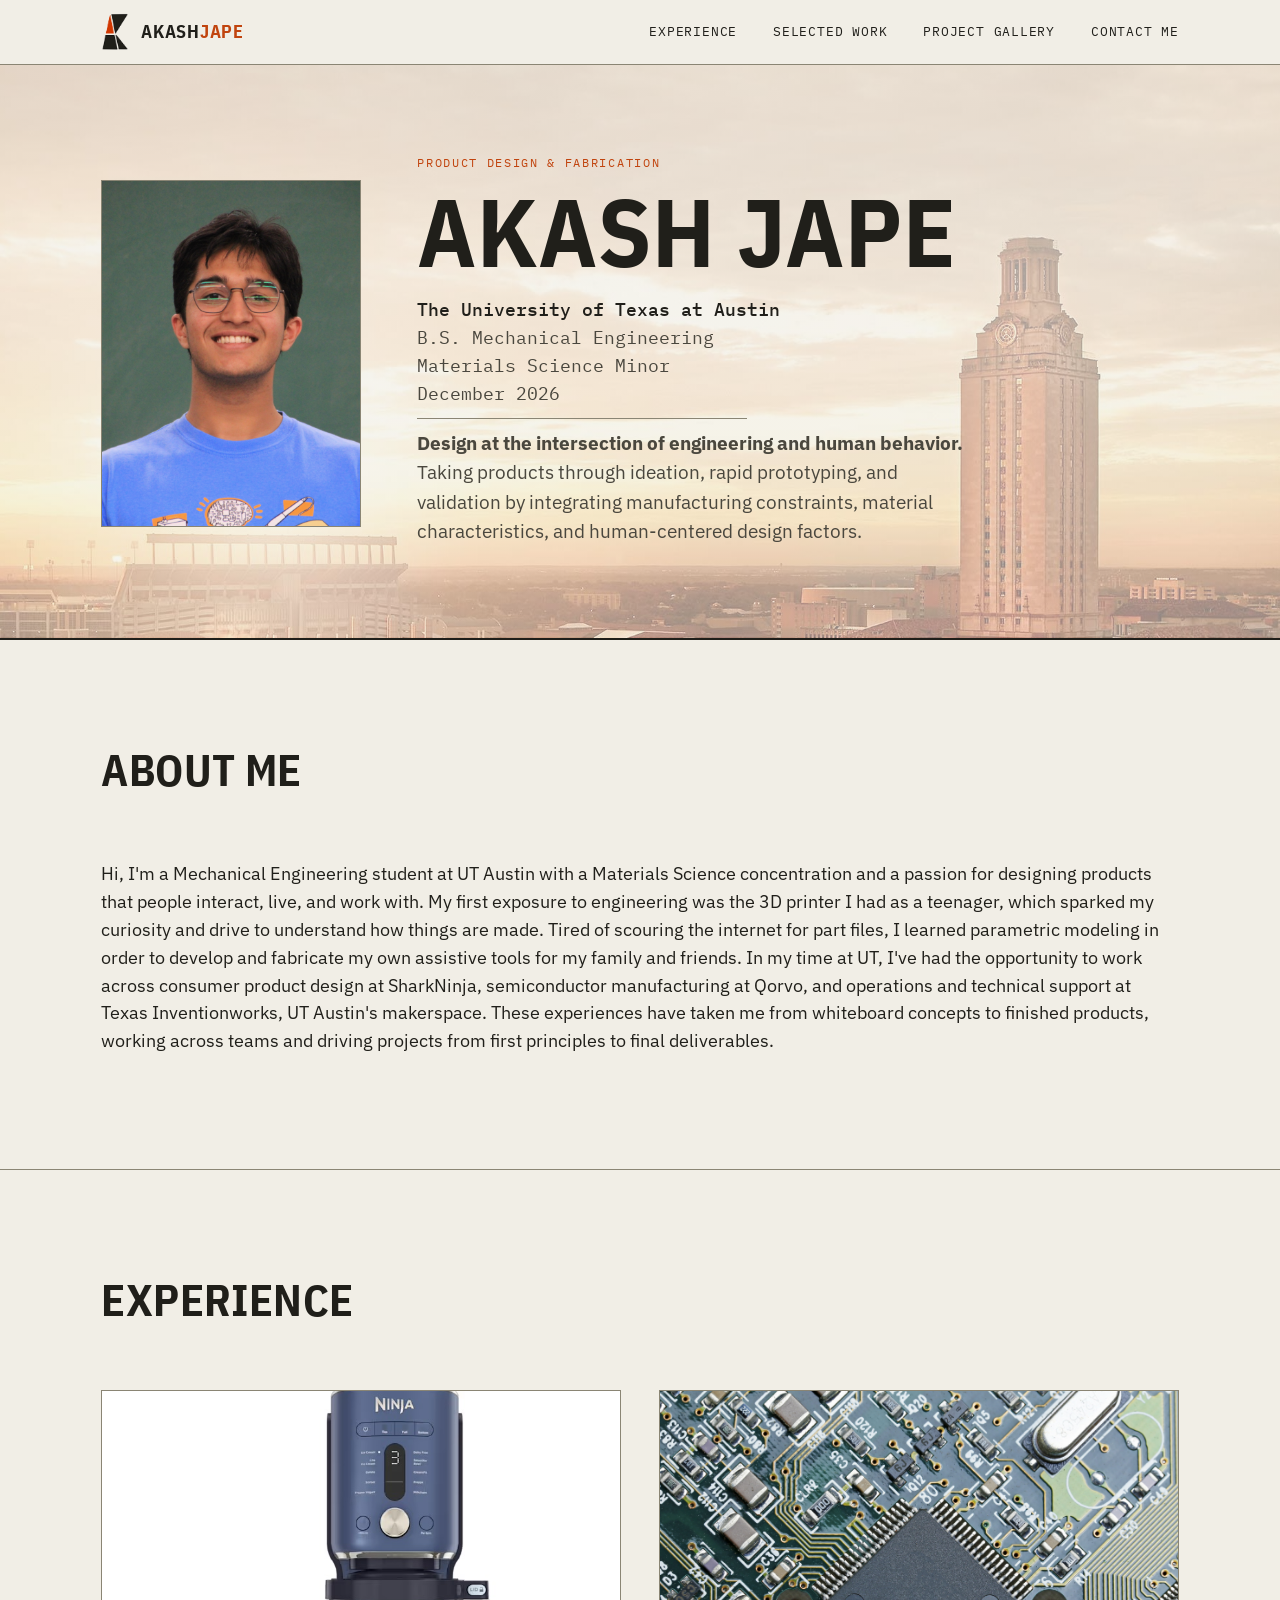
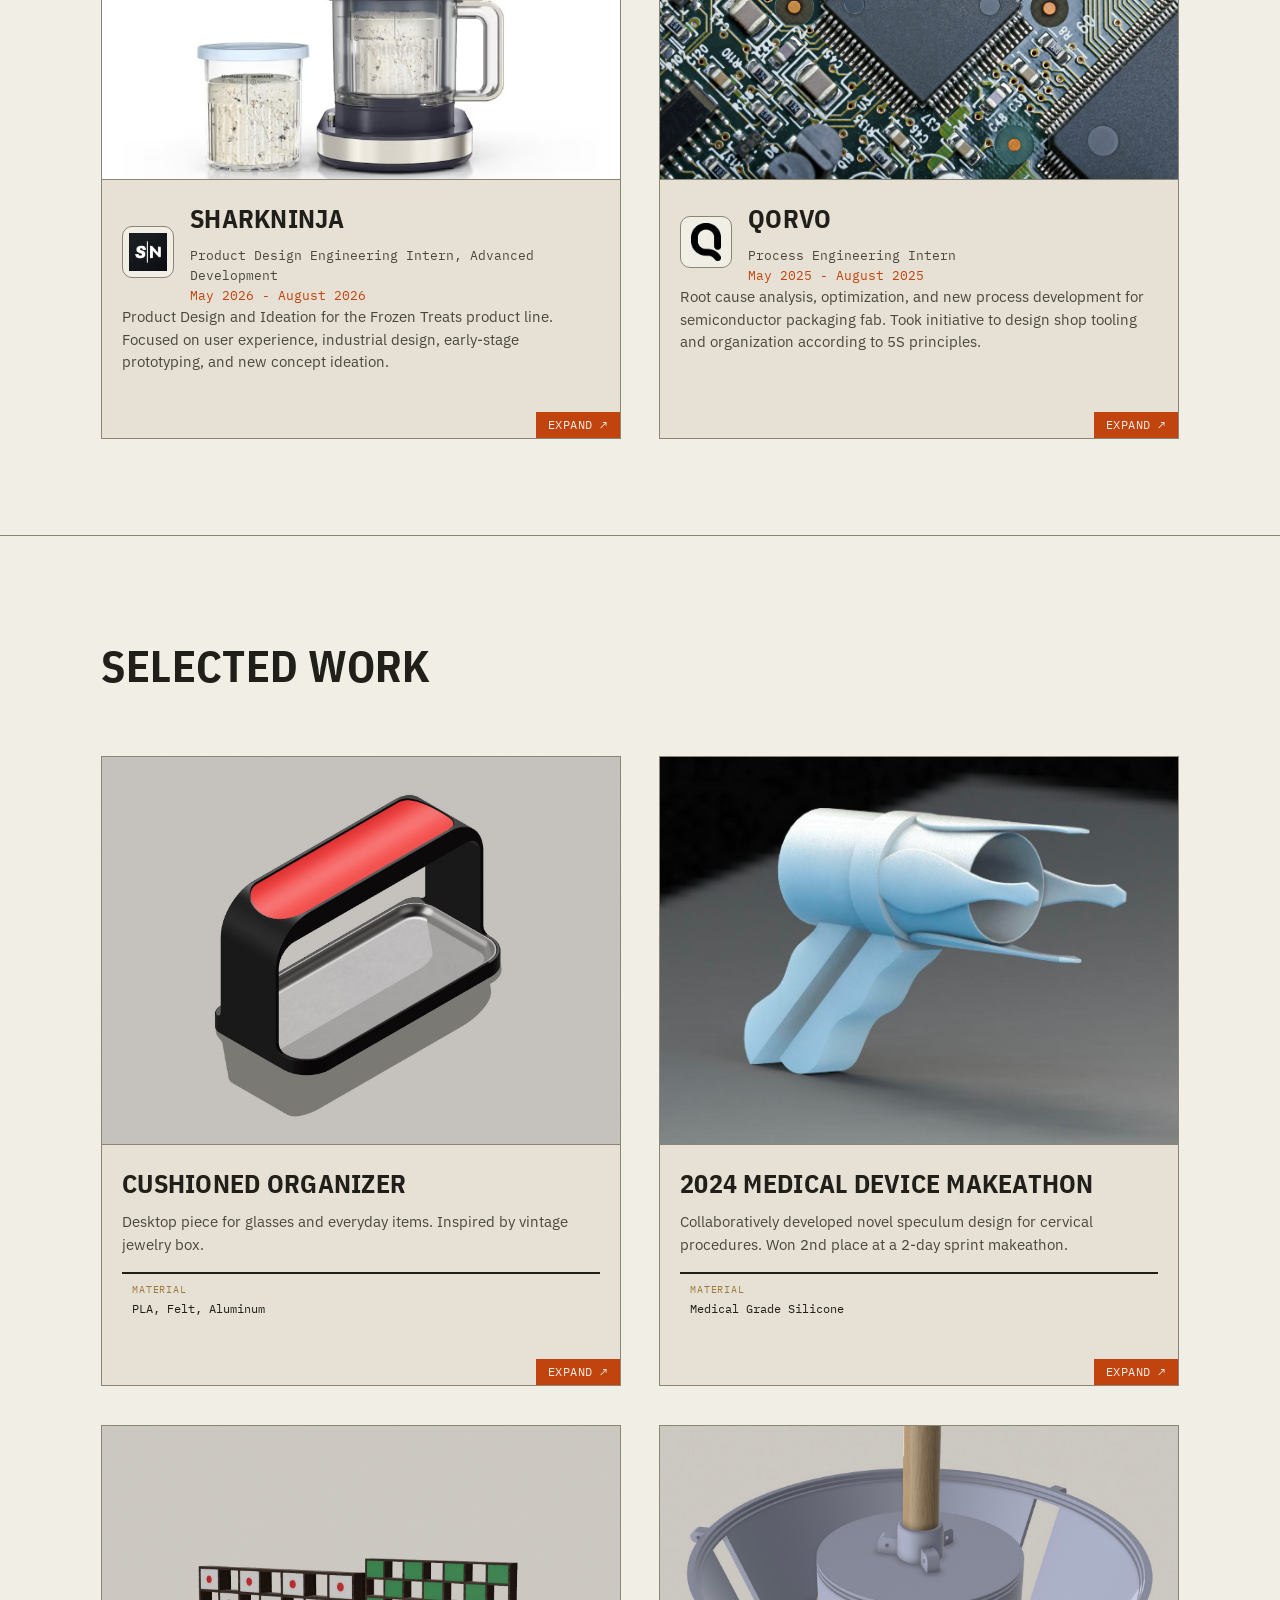
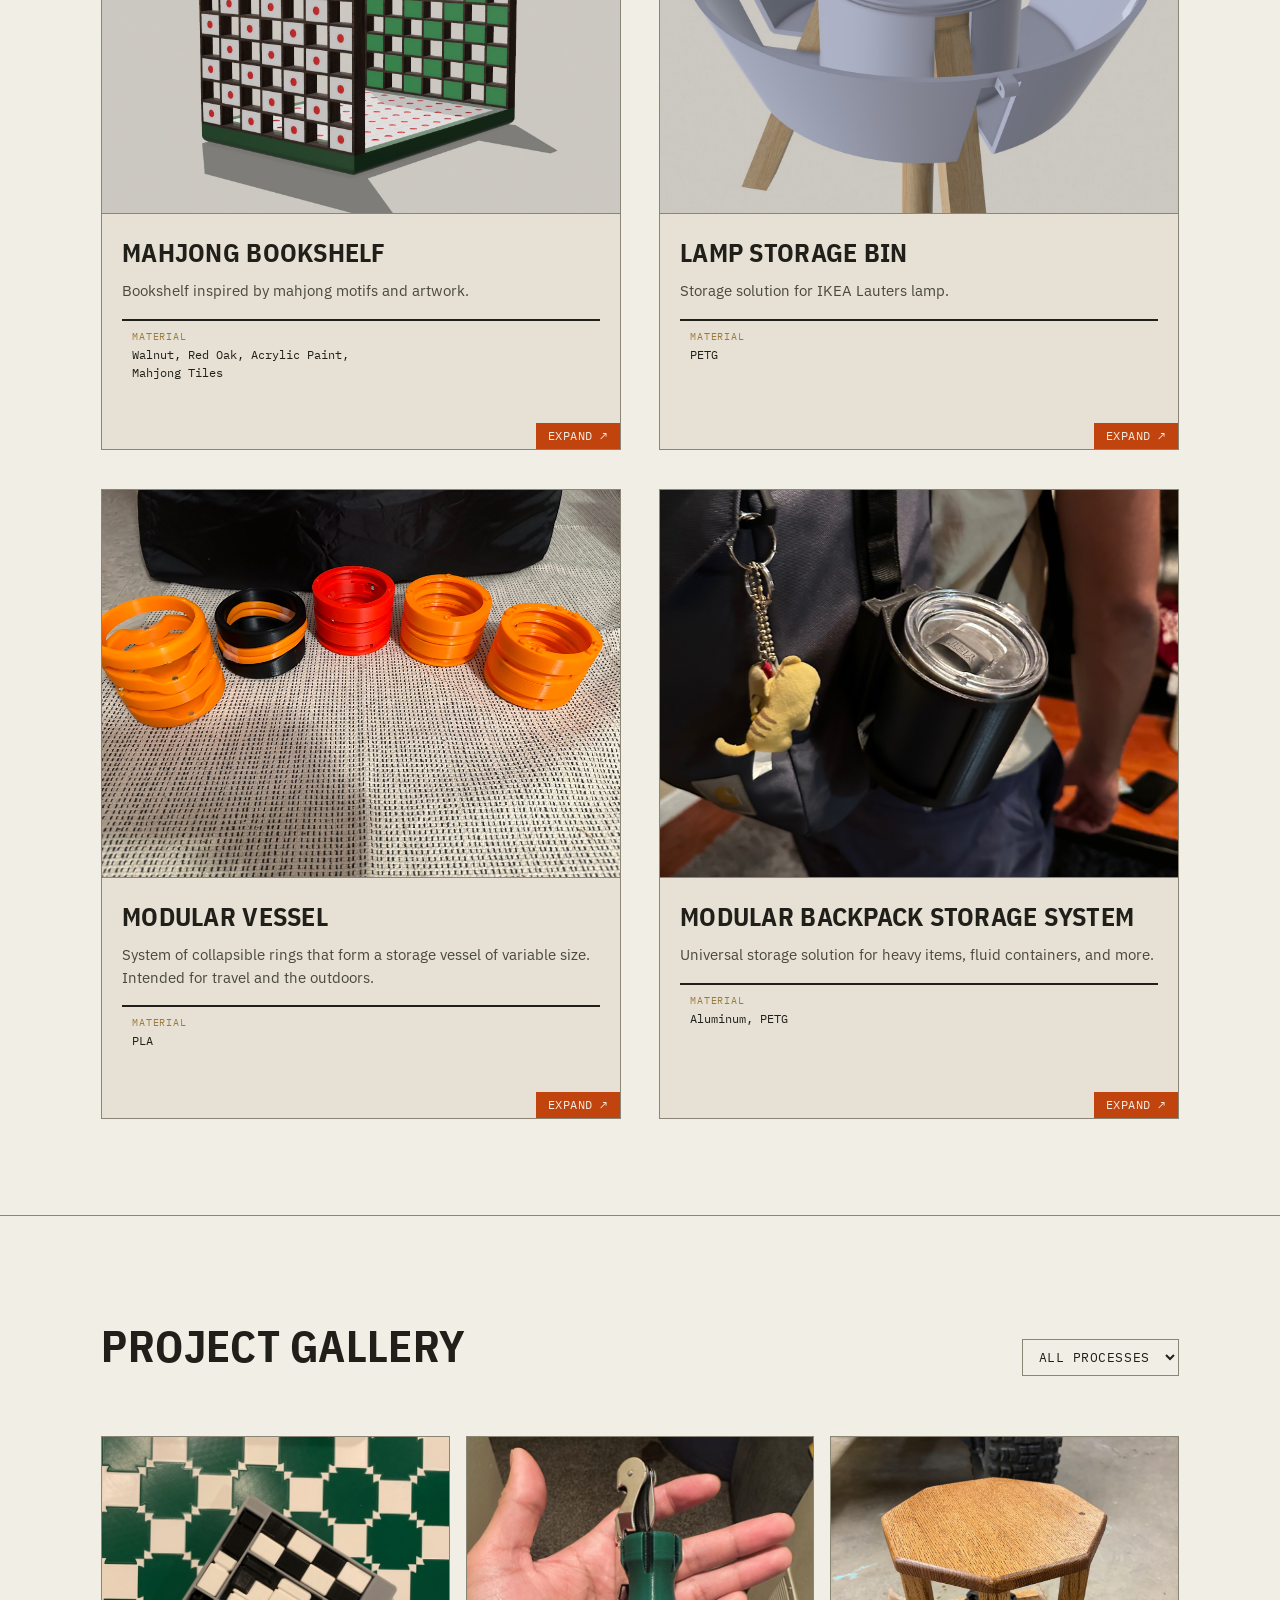
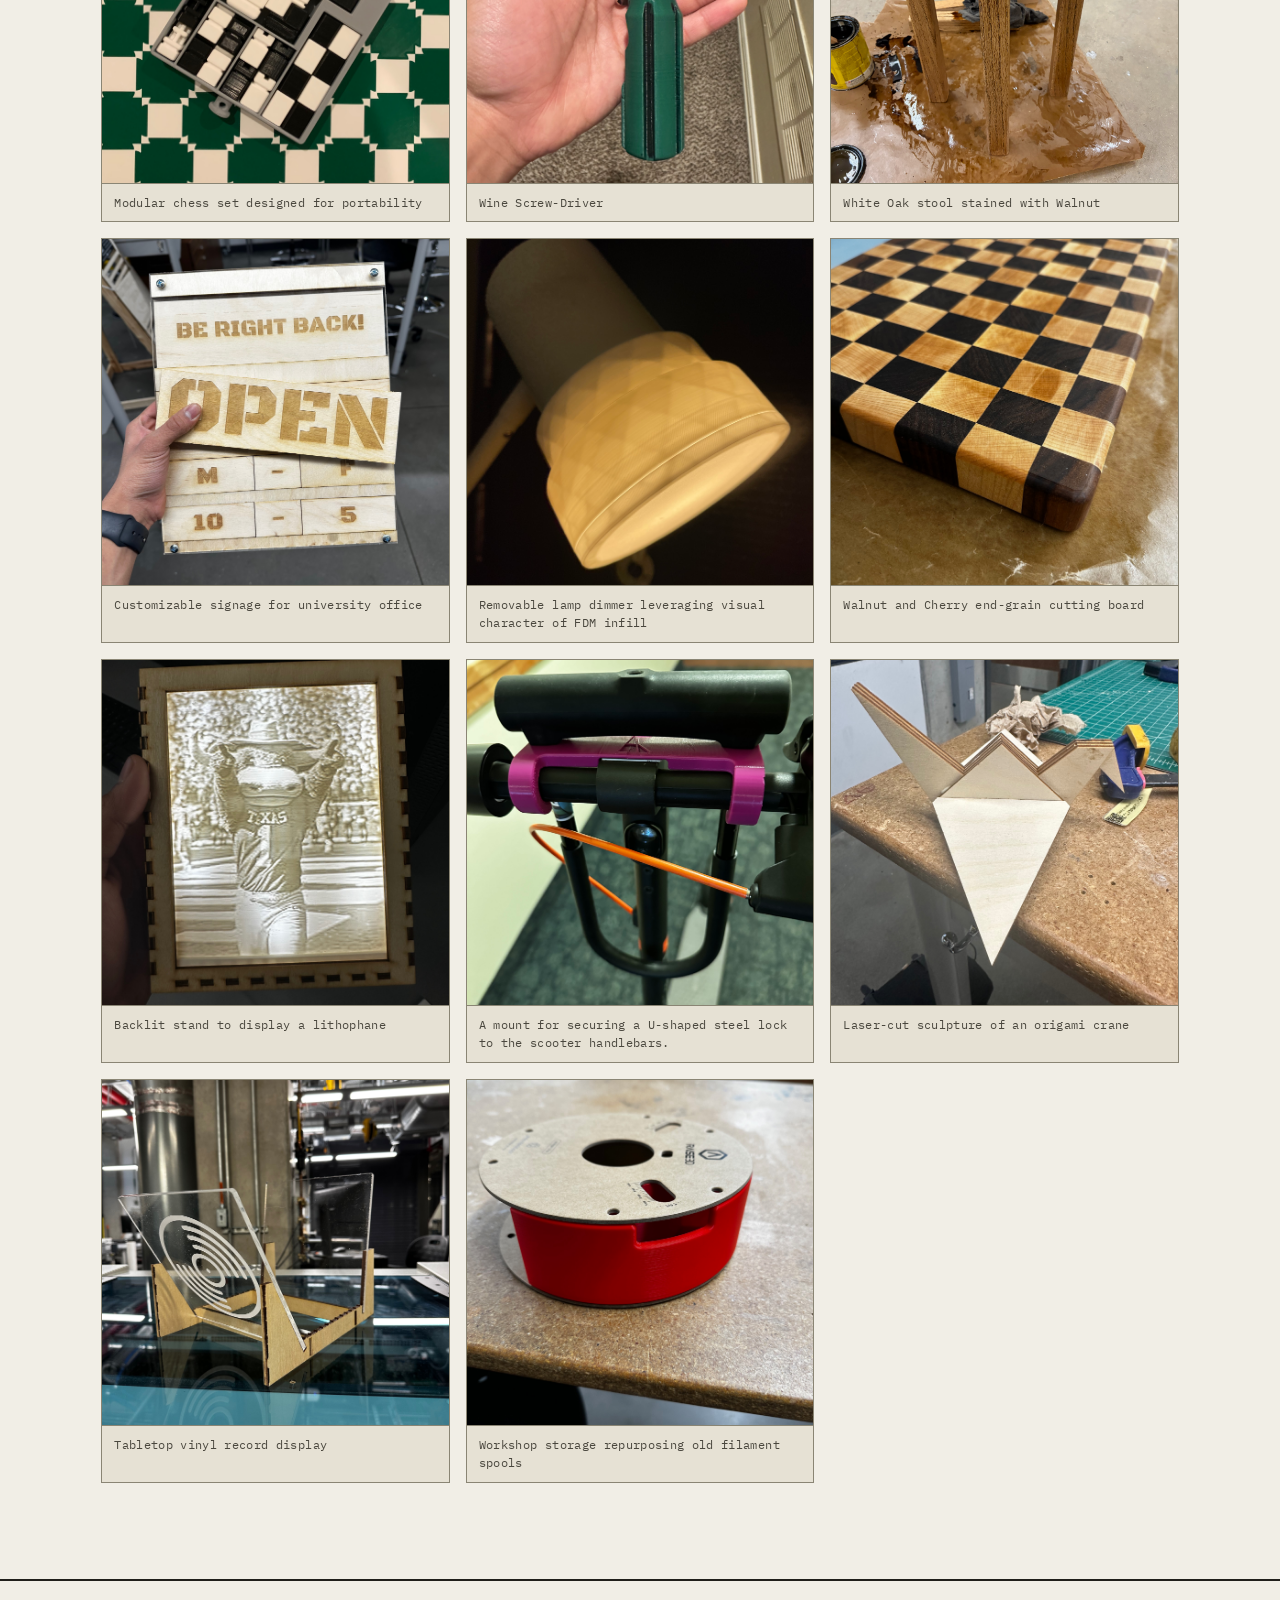
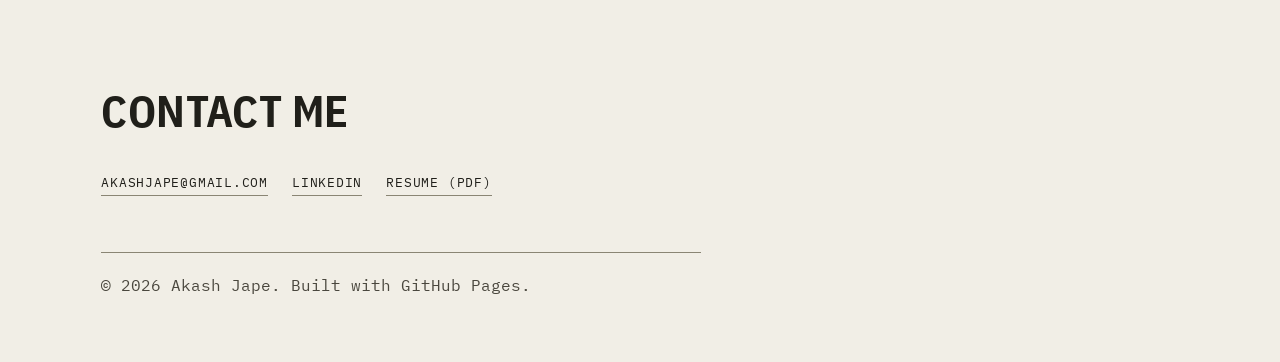
<file: index.html>
<!DOCTYPE html>
<html lang="en">
<head>
<meta charset="UTF-8">
<meta name="viewport" content="width=device-width, initial-scale=1.0">
<title>Akash Jape Design Portfolio</title>
<meta name="description" content="Product design and fabrication portfolio.">
<link rel="preconnect" href="https://fonts.googleapis.com">
<link rel="preconnect" href="https://fonts.gstatic.com" crossorigin>
<link href="https://fonts.googleapis.com/css2?family=IBM+Plex+Sans+Condensed:wght@600;700&family=IBM+Plex+Sans:wght@400;500;600&family=IBM+Plex+Mono:wght@400;500&display=swap" rel="stylesheet">
<link rel="stylesheet" href="css/style.css">
</head>
<body>

<nav class="site-nav">
  <div class="wrap">
    <a class="brand-group" href="index.html">
      <img class="brand-logo" src="assets/personallogo.png" alt="">
      <span class="brand">Akash<span>Jape</span></span>
    </a>
    <ul>
      <li><a href="#experience">Experience</a></li>
      <li><a href="#work">Selected Work</a></li>
      <li><a href="#misc">Project Gallery</a></li>
      <li><a href="#contact">Contact Me</a></li>
    </ul>
  </div>
</nav>

<header class="hero">
  <div class="wrap hero-inner">
    <div class="hero-photo">
      <img src="assets/headshot.jpeg" alt="Akash Jape">
    </div>
    <div class="hero-content">
      <p class="eyebrow">Product Design &amp; Fabrication</p>
      <h1>Akash Jape</h1>
      <div class="role-line">
        <span><b>The University of Texas at Austin</b><br>B.S. Mechanical Engineering<br>Materials Science Minor<br>December 2026</span>
      </div>
      <hr class="hero-divider">
      <p class="intro">
        <b>Design at the intersection of engineering and human behavior.<br></b>
        Taking products through ideation, rapid prototyping, and validation
        by integrating manufacturing constraints, material characteristics,
        and human-centered design factors.
      </p>
    </div>
  </div>
</header>

<main>

  <section id="about-me" class="section">
    <div class="wrap">
      <div class="section-head">
        <h2>About Me</h2>
      </div>
      <p class="about-blurb">
        Hi, I'm a Mechanical Engineering student at UT Austin with a Materials Science concentration and a passion for designing products that people interact, live, and work with. My first exposure to engineering was the 3D printer I had as a teenager, which sparked my curiosity and drive to understand how things are made. Tired of scouring the internet for part files, I learned parametric modeling in order to develop and fabricate my own assistive tools for my family and friends. In my time at UT, I've had the opportunity to work across consumer product design at SharkNinja, semiconductor manufacturing at Qorvo, and operations and technical support at Texas Inventionworks, UT Austin's makerspace. These experiences have taken me from whiteboard concepts to finished products, working across teams and driving projects from first principles to final deliverables.
      </p>
    </div>
  </section>

  <section id="experience" class="section">
    <div class="wrap">
      <div class="section-head">
        <h2>Experience</h2>
      </div>
      <div id="experience-list" class="work-grid"></div>
    </div>
  </section>

  <section id="work" class="section">
    <div class="wrap">
      <div class="section-head">
        <h2>Selected Work</h2>
      </div>
      <div id="work-grid" class="work-grid"></div>
    </div>
  </section>

  <section id="misc" class="section">
    <div class="wrap">
      <div class="section-head">
        <h2>Project Gallery</h2>
        <select id="misc-filter" class="misc-filter"></select>
      </div>
      <div id="misc-grid" class="misc-grid"></div>
    </div>
  </section>

</main>

<footer id="contact" class="site-footer">
  <div class="wrap">
    <h2>Contact Me</h2>
    <div class="contact-links">
      <a href="mailto:akashjape@gmail.com">akashjape@gmail.com</a>
      <a href="https://www.linkedin.com/in/akashjape" target="_blank" rel="noopener">LinkedIn</a>
      <a href="assets/Akash Jape Resume August 2026.pdf" download="Akash-Jape-Resume.pdf">Resume (PDF)</a>
    </div>
    <p class="copyright">&copy; <span id="year"></span> Akash Jape. Built with GitHub Pages.</p>
  </div>
</footer>

<script src="js/helpers.js"></script>
<script src="js/data/projects.js"></script>
<script src="js/data/experience.js"></script>
<script src="js/data/misc.js"></script>
<script src="js/render-home.js"></script>
</body>
</html>
</file>
<file: css/style.css>
/* =========================================================
   DESIGN TOKENS
   ========================================================= */
:root {
  --color-paper:   #F1EEE6;
  --color-panel:   #E6E1D4;
  --color-ink:     #201F1A;
  --color-ink-soft:#4A473E;
  --color-rule:    #8A8574;
  --color-oxide:   #C1440E;
  --color-brass:   #9C7A3C;
  --color-paper-rgb: 241, 238, 230;

  --font-display: 'IBM Plex Sans Condensed', sans-serif;
  --font-body: 'IBM Plex Sans', sans-serif;
  --font-mono: 'IBM Plex Mono', monospace;

  --max-width: 1180px;
  --gutter: clamp(20px, 4vw, 56px);

  --rule-thin: 1px solid var(--color-rule);
  --rule-thick: 2px solid var(--color-ink);
}

@media (prefers-reduced-motion: reduce) {
  *, *::before, *::after {
    animation-duration: 0.01ms !important;
    animation-iteration-count: 1 !important;
    transition-duration: 0.01ms !important;
    scroll-behavior: auto !important;
  }
}

* { box-sizing: border-box; }

html { scroll-behavior: smooth; }

body {
  margin: 0;
  background: var(--color-paper);
  color: var(--color-ink);
  font-family: var(--font-body);
  font-size: 16px;
  line-height: 1.55;
  -webkit-font-smoothing: antialiased;
}

img { max-width: 100%; display: block; }

a {
  color: inherit;
  text-decoration: none;
}

:focus-visible {
  outline: 2px solid var(--color-oxide);
  outline-offset: 3px;
}

.wrap {
  max-width: var(--max-width);
  margin: 0 auto;
  padding: 0 var(--gutter);
}

.eyebrow {
  font-family: var(--font-mono);
  font-size: 12px;
  letter-spacing: 0.14em;
  text-transform: uppercase;
  color: var(--color-oxide);
}

h1, h2, h3 {
  font-family: var(--font-display);
  font-weight: 700;
  text-transform: uppercase;
  letter-spacing: 0.01em;
  margin: 0;
}

/* =========================================================
   NAV
   ========================================================= */
.site-nav {
  position: sticky;
  top: 0;
  z-index: 50;
  background: rgba(var(--color-paper-rgb), 0.92);
  backdrop-filter: blur(6px);
  border-bottom: var(--rule-thin);
}

.site-nav .wrap {
  display: flex;
  align-items: center;
  justify-content: space-between;
  height: 64px;
}

.site-nav .brand-group {
  display: flex;
  align-items: center;
  gap: 10px;
}

.site-nav .brand-logo {
  height: 40px;
  width: auto;
  display: block;
}

.site-nav .brand {
  font-family: var(--font-display);
  font-weight: 700;
  font-size: 18px;
  letter-spacing: 0.04em;
  text-transform: uppercase;
}

.site-nav .brand span {
  color: var(--color-oxide);
}

.site-nav ul {
  list-style: none;
  display: flex;
  gap: clamp(12px, 3vw, 36px);
  margin: 0;
  padding: 0;
  font-family: var(--font-mono);
  font-size: 13px;
  letter-spacing: 0.06em;
  text-transform: uppercase;
}

.site-nav a:hover { color: var(--color-oxide); }

@media (max-width: 480px) {
  .site-nav .wrap { height: auto; padding-top: 14px; padding-bottom: 14px; flex-wrap: wrap; row-gap: 10px; }
  .site-nav ul { gap: 12px; font-size: 11px; width: 100%; justify-content: space-between; }
}

/* =========================================================
   HERO
   ========================================================= */
.hero {
  padding: clamp(32px, 6vw, 80px) 0 clamp(40px, 6vw, 72px);
  border-bottom: var(--rule-thick);
  position: relative;
  background-image:
    linear-gradient(rgba(241, 238, 230, 0.75), rgba(241, 238, 230, 0.55)),
    url("../assets/hero_bg.jpg");
  background-size: cover;
  background-position: center 65%;
}

.hero h1 {
  font-size: clamp(42px, 8vw, 96px);
  line-height: 0.98;
  max-width: 14ch;
}

.hero .role-line {
  margin-top: 18px;
  font-family: var(--font-mono);
  font-size: clamp(14px, 1.6vw, 18px);
  color: var(--color-ink-soft);
  display: flex;
  flex-wrap: wrap;
  gap: 8px 18px;
}

.hero .role-line b {
  color: var(--color-ink);
  font-weight: 500;
}

.hero p.intro {
  margin-top: 10px;
  max-width: 58ch;
  font-size: clamp(16px, 1.6vw, 19px);
  color: var(--color-ink-soft);
}

.hero-divider {
  margin: 10px auto 0 0;
  width: 60%;
  border: none;
  border-top: var(--rule-thin);
}

.hero-inner {
  display: flex;
  align-items: center;
  gap: clamp(24px, 5vw, 56px);
}

.hero-photo {
  flex: 0 0 clamp(180px, 22vw, 260px);
  aspect-ratio: 3 / 4;
  overflow: hidden;
  border: var(--rule-thin);
}

.hero-photo img {
  width: 100%;
  height: 100%;
  object-fit: cover;
}

.hero-content {
  flex: 0 1 550px;
  min-width: 0;
}

@media (max-width: 720px) {
  .hero-inner {
    flex-direction: column;
    align-items: flex-start;
  }
  .hero-photo {
    flex-basis: auto;
    width: 160px;
  }
}

.ruler {
  margin-top: 40px;
  height: 22px;
  background-image: repeating-linear-gradient(
    to right,
    var(--color-rule) 0, var(--color-rule) 1px,
    transparent 1px, transparent 40px
  );
  background-position: bottom left;
  background-size: 100% 10px;
  background-repeat: repeat-x;
  position: relative;
  opacity: 0.7;
}
.ruler::before {
  content: "";
  position: absolute;
  bottom: 0; left: 0; right: 0;
  border-bottom: var(--rule-thin);
}

/* =========================================================
   SECTION HEADS
   ========================================================= */
.section {
  padding: clamp(56px, 8vw, 96px) 0;
}
.section + .section {
  border-top: var(--rule-thin);
}

.section-head {
  display: flex;
  align-items: baseline;
  justify-content: space-between;
  gap: 24px;
  margin-bottom: clamp(32px, 5vw, 56px);
  flex-wrap: wrap;
}

.section-head h2 {
  font-size: clamp(28px, 4vw, 44px);
}

.section-head .count {
  font-family: var(--font-mono);
  font-size: 13px;
  color: var(--color-ink-soft);
}

.about-blurb {
  max-width: 100%;
  font-size: 18px;
  color: var(--color-ink);
}

/* =========================================================
   WORK GRID / PROJECT CARDS
   ========================================================= */
.work-grid {
  display: grid;
  grid-template-columns: repeat(2, 1fr);
  gap: clamp(24px, 3vw, 40px);
}

@media (max-width: 720px) {
  .work-grid { grid-template-columns: 1fr; }
}

.project-card {
  display: block;
  position: relative;
  border: var(--rule-thin);
  background: var(--color-panel);
  transition: transform 0.18s ease, box-shadow 0.18s ease;
}

.project-card:hover,
.project-card:focus-visible {
  transform: translateY(-3px);
  box-shadow: 6px 6px 0 var(--color-ink);
}

/* corner flag signaling the card is clickable */
.project-card::after {
  content: "Expand ↗";
  position: absolute;
  right: 0;
  bottom: 0;
  padding: 7px 12px;
  display: flex;
  align-items: center;
  justify-content: center;
  gap: 4px;
  background: var(--color-oxide);
  color: var(--color-paper);
  font-family: var(--font-mono);
  font-size: 12px;
  letter-spacing: 0.04em;
  text-transform: uppercase;
  line-height: 1;
  white-space: nowrap;
}

.project-card .thumb {
  aspect-ratio: 4 / 3;
  overflow: hidden;
  border-bottom: var(--rule-thin);
}

.project-card .thumb img,
.project-card .thumb video {
  width: 100%;
  height: 100%;
  object-fit: cover;
}

.project-card .card-body {
  padding: 18px 20px 48px;
}

.project-card h3 {
  font-size: clamp(20px, 2.4vw, 26px);
  margin-bottom: 8px;
}

.project-card .summary {
  font-size: 14.5px;
  color: var(--color-ink-soft);
  margin: 0 0 16px;
}

/* title block: engineering-drawing stamp, reused for cards & case study header */
.title-block {
  display: grid;
  grid-template-columns: repeat(2, 1fr);
  border-top: var(--rule-thick);
  font-family: var(--font-mono);
  font-size: 11.5px;
}

.title-block dt {
  color: var(--color-brass);
  text-transform: uppercase;
  letter-spacing: 0.08em;
  font-size: 10px;
  margin: 0;
}

.title-block dd {
  margin: 2px 0 0;
  color: var(--color-ink);
}

.title-block .field {
  padding: 8px 10px;
}
.title-block .field:nth-child(2n) { border-right: none; }
.title-block .field:nth-child(-n+2) { border-top: none; }

/* =========================================================
   PLACEHOLDER IMAGE
   ========================================================= */
.img-placeholder {
  width: 100%;
  height: 100%;
  min-height: 140px;
  display: flex;
  align-items: center;
  justify-content: center;
  text-align: center;
  background: repeating-linear-gradient(
    45deg,
    rgba(32,31,26,0.06) 0, rgba(32,31,26,0.06) 10px,
    transparent 10px, transparent 20px
  );
  border: 1px dashed var(--color-rule);
  font-family: var(--font-mono);
  font-size: 11px;
  letter-spacing: 0.06em;
  text-transform: uppercase;
  color: var(--color-ink-soft);
  padding: 12px;
}

/* =========================================================
   EXPERIENCE
   ========================================================= */
.experience-entry {
  border: var(--rule-thin);
  background: var(--color-panel);
  margin-bottom: clamp(24px, 3vw, 36px);
}

.experience-entry .exp-head {
  padding: 22px 24px;
  display: flex;
  justify-content: space-between;
  align-items: center;
  gap: 16px;
  flex-wrap: wrap;
  border-bottom: var(--rule-thin);
}

.exp-head-left {
  display: flex;
  align-items: center;
  gap: 16px;
}

.exp-logo {
  width: 52px;
  height: 52px;
  flex-shrink: 0;
  border-radius: 10px;
  border: var(--rule-thin);
  overflow: hidden;
  background: var(--color-paper);
}
.exp-logo img,
.exp-logo video { width: 100%; height: 100%; object-fit: contain; padding: 6px; }
.exp-logo .img-placeholder {
  min-height: 0;
  height: 100%;
  border: none;
  font-size: 7px;
  padding: 2px;
}

.experience-entry h3 {
  font-size: clamp(22px, 3vw, 30px);
}

.exp-role {
  font-family: var(--font-mono);
  font-size: 13px;
  color: var(--color-ink-soft);
}

.exp-dates {
  font-family: var(--font-mono);
  font-size: 13px;
  color: var(--color-oxide);
  white-space: nowrap;
}

.experience-entry .exp-summary {
  padding: 20px 24px 0;
  max-width: 100%;
  color: var(--color-ink);
  font-size: 18px;
}

.experience-entry .exp-summary-row {
  display: flex;
  align-items: flex-start;
  gap: 24px;
  padding: 20px 24px 0;
}
.exp-text-col {
  display: flex;
  flex-direction: column;
  gap: 16px;
  flex: 1 1 auto;
  min-width: 0;
}
.exp-text-col .exp-summary {
  padding: 0;
}
.exp-hero-image {
  flex: 0 0 240px;
  width: 240px;
}
.exp-hero-image img,
.exp-hero-image video {
  width: 100%;
  height: auto;
  display: block;
  border: var(--rule-thin);
}
.exp-text-col .cs-title-block.exp-confidentiality {
  width: 100%;
  margin: 0;
}
@media (max-width: 720px) {
  .experience-entry .exp-summary-row { flex-direction: column; }
  .exp-hero-image { width: 100%; flex-basis: auto; }
}

.cs-title-block.exp-confidentiality {
  display: block;
  width: auto;
  margin: 20px 24px 0;
  border: none;
}
.cs-title-block.exp-confidentiality .field {
  border: var(--rule-thin);
}
.cs-title-block.exp-confidentiality dt {
  color: var(--color-oxide);
}
.cs-title-block.exp-confidentiality dd {
  line-height: 1.6;
}

.exp-projects {
  padding: 0 24px 24px;
}
.exp-projects .cs-block:first-child {
  border-top: none;
}
.exp-projects .cs-block {
  display: flex;
  flex-direction: column;
  gap: 12px;
}
.exp-projects .cs-block .body-text {
  max-width: none;
}

.exp-skills {
  display: flex;
  flex-wrap: wrap;
  gap: 8px;
}
.exp-skill {
  background: var(--color-ink-soft);
  color: var(--color-paper);
  font-family: var(--font-mono);
  font-size: 12px;
  letter-spacing: 0.04em;
  text-transform: uppercase;
  padding: 4px 10px;
}

/* =========================================================
   MISC GRID
   ========================================================= */
.misc-filter {
  font-family: var(--font-mono);
  font-size: 13px;
  letter-spacing: 0.04em;
  text-transform: uppercase;
  color: var(--color-ink);
  background: var(--color-paper);
  border: var(--rule-thin);
  padding: 8px 12px;
  cursor: pointer;
}
.misc-filter:hover,
.misc-filter:focus-visible {
  border-color: var(--color-oxide);
}

.misc-grid {
  display: grid;
  grid-template-columns: repeat(3, 1fr);
  gap: 16px;
}

@media (max-width: 900px) { .misc-grid { grid-template-columns: repeat(2, 1fr); } }

.misc-item {
  display: block;
  border: var(--rule-thin);
  background: var(--color-panel);
}

.misc-item .thumb {
  aspect-ratio: 1/1;
  overflow: hidden;
  border-bottom: var(--rule-thin);
}
.misc-item .thumb img,
.misc-item .thumb video { width: 100%; height: 100%; object-fit: cover; }

.misc-item .cap {
  padding: 10px 12px;
  font-family: var(--font-mono);
  font-size: 11.5px;
  letter-spacing: 0.03em;
  color: var(--color-ink-soft);
}

.misc-item:hover .cap { color: var(--color-oxide); }

/* =========================================================
   FOOTER / RESOURCES
   ========================================================= */
.site-footer {
  border-top: var(--rule-thick);
  padding: clamp(56px, 8vw, 96px) 0 48px;
}

.site-footer h2 {
  font-size: clamp(28px, 4vw, 44px);
  margin-bottom: 20px;
}

.site-footer p {
  max-width: 60ch;
  color: var(--color-ink-soft);
  font-size: 16px;
}

.contact-links {
  margin-top: 28px;
  display: flex;
  gap: 24px;
  flex-wrap: wrap;
  font-family: var(--font-mono);
  font-size: 13px;
  text-transform: uppercase;
  letter-spacing: 0.06em;
}

.contact-links a { border-bottom: 1px solid var(--color-rule); padding-bottom: 2px; }
.contact-links a:hover { color: var(--color-oxide); border-color: var(--color-oxide); }

.copyright {
  margin-top: 56px;
  padding-top: 20px;
  border-top: var(--rule-thin);
  font-family: var(--font-mono);
  font-size: 11px;
  color: var(--color-ink-soft);
}

/* =========================================================
   EXPERIENCE DETAIL PAGE
   ========================================================= */
.exp-detail {
  padding: 40px 0 80px;
}

/* =========================================================
   CASE STUDY PAGE
   ========================================================= */
.cs-header {
  padding: 40px 0 32px;
  border-bottom: var(--rule-thick);
}

.back-link {
  font-family: var(--font-mono);
  font-size: 12.5px;
  letter-spacing: 0.06em;
  text-transform: uppercase;
  color: var(--color-ink-soft);
  display: inline-block;
  margin-bottom: 24px;
}
.back-link:hover { color: var(--color-oxide); }

.cs-header h1 {
  font-size: clamp(34px, 6vw, 64px);
  max-width: 20ch;
}

.cs-header .summary {
  margin-top: 16px;
  max-width: 100ch;
  font-size: 17px;
  color: var(--color-ink-soft);
}

.cs-title-block {
  margin-top: 28px;
  display: grid;
  grid-template-columns: max-content;
  width: fit-content;
  border-top: var(--rule-thin);
  border-left: var(--rule-thin);
  font-family: var(--font-mono);
}

@media (max-width: 700px) { .cs-title-block { grid-template-columns: repeat(2, 1fr); } }

.cs-title-block .field {
  padding: 12px 16px;
  border-right: var(--rule-thin);
  border-bottom: var(--rule-thin);
}
.cs-title-block dt {
  font-size: 10px;
  letter-spacing: 0.08em;
  text-transform: uppercase;
  color: var(--color-brass);
  margin: 0;
}
.cs-title-block dd {
  margin: 3px 0 0;
  font-size: 13px;
}

.cs-hero {
  margin: 40px 0;
  border: var(--rule-thin);
  aspect-ratio: 16/9;
  overflow: hidden;
}
.cs-hero img,
.cs-hero video { width: 100%; height: 100%; object-fit: cover; }

.cs-block {
  padding: 36px 0;
  border-top: var(--rule-thin);
  display: grid;
  grid-template-columns: 1fr 2fr;
  gap: 32px;
}

@media (max-width: 720px) { .cs-block { grid-template-columns: 1fr; gap: 12px; } }

.cs-block h2 {
  font-size: 20px;
  color: var(--color-oxide);
}

.cs-block .body p {
  color: var(--color-ink-soft);
  font-size: 16px;
  max-width: 68ch;
}

.cs-block .body-text {
  color: var(--color-ink-soft);
  font-size: 16px;
  max-width: 68ch;
}
.cs-block .body-text ul,
.cs-block .body-text ol {
  padding-left: 1.2em;
  margin: 12px 0;
}
.cs-block .body-text li {
  margin-bottom: 6px;
}

/* boxed link/button, same visual language as the confidentiality note box */
.cs-link-box {
  display: block;
  width: fit-content;
  max-width: 620px;
  margin-top: 4px;
  padding: 12px 16px;
  border: var(--rule-thin);
  font-family: var(--font-mono);
  font-size: 13px;
  letter-spacing: 0.02em;
}
.cs-link-box:hover {
  color: var(--color-oxide);
  border-color: var(--color-oxide);
}

.cs-gallery {
  display: grid;
  grid-template-columns: 1fr 1fr;
  gap: 16px;
  margin-top: 20px;
}

.cs-gallery img, .cs-gallery video, .cs-gallery .img-placeholder { border: var(--rule-thin); }

.cs-section-images {
  display: flex;
  flex-wrap: wrap;
  justify-content: center;
  align-items: center;
  gap: 14px;
  margin-top: 16px;
}

.cs-section-images img,
.cs-section-images video {
  border: var(--rule-thin);
  aspect-ratio: auto;
  object-fit: contain;
  flex: 0 1 auto;
  max-width: 320px;
}
.cs-section-images .img-placeholder {
  border: var(--rule-thin);
  aspect-ratio: 4/3;
  object-fit: cover;
  flex: 1 1 260px;
  max-width: 320px;
}

/* experience mini-project images: left-justified, with room for a bullets list beside them */
.exp-projects .cs-section-images {
  justify-content: flex-start;
}

.exp-media-row {
  display: flex;
  align-items: flex-start;
  flex-wrap: wrap;
  gap: 24px;
  margin-top: 16px;
}
.exp-media-row .cs-section-images {
  margin-top: 0;
}

.exp-bullets {
  flex: 1 1 200px;
  margin: 0;
  padding-left: 1.2em;
  color: var(--color-ink-soft);
  font-size: 15px;
}
.exp-bullets li {
  margin-bottom: 6px;
}
.exp-bullets li ul {
  margin: 4px 0 0;
  padding-left: 1.2em;
}
.exp-bullets li ul li {
  margin-bottom: 2px;
}

.cs-nav {
  margin-top: 24px;
  padding: 32px 0 60px;
  border-top: var(--rule-thick);
  display: flex;
  justify-content: space-between;
  font-family: var(--font-mono);
  font-size: 13px;
  text-transform: uppercase;
  letter-spacing: 0.05em;
}

.cs-nav a:hover { color: var(--color-oxide); }

.cs-empty {
  padding: 120px 0;
  text-align: center;
  font-family: var(--font-mono);
  color: var(--color-ink-soft);
}
</file>
